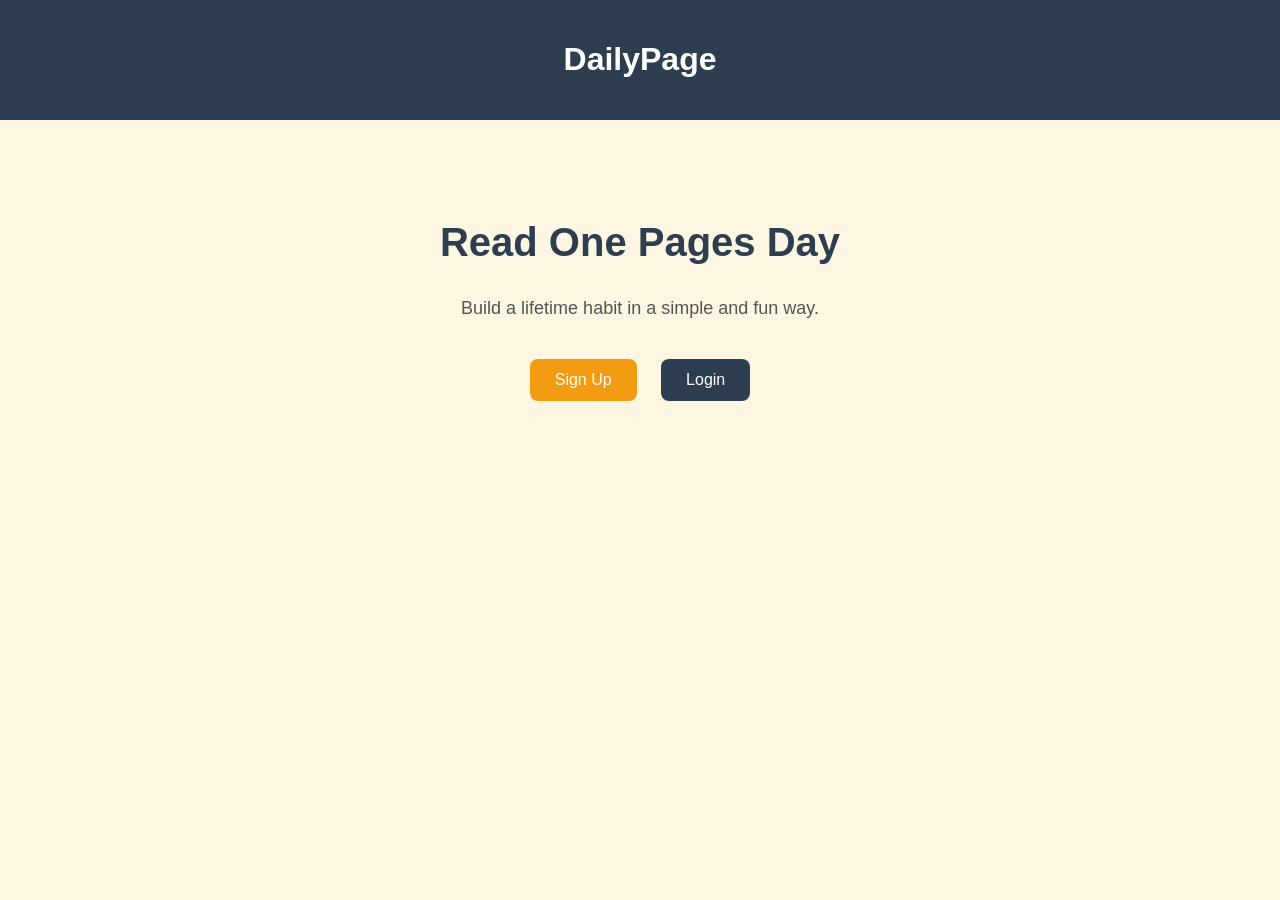
<file: index.html>
<!DOCTYPE html>
<html lang="en">
  <head>
    <meta charset="UTF-8">
    <meta name="viewport" content="width=device-width, initial-scale=1.0">
    <title>DailyPage - Build Your Reading Habit</title>
    <link rel="stylesheet" href="style.css">
  </head>
  <body>
    <header>
      <h1>DailyPage</h1>
    </header>
    <section class="hero">
      <h2>Read One Pages Day</h2>
      <p>Build a lifetime habit in a simple and fun way.</p>
      <div class="buttons">
        <button class="signup">Sign Up</button>
        <button class="login">Login</button>
      </div>
    </section>
    <script src="script.js"></script>
  </body>
</html>
</file>
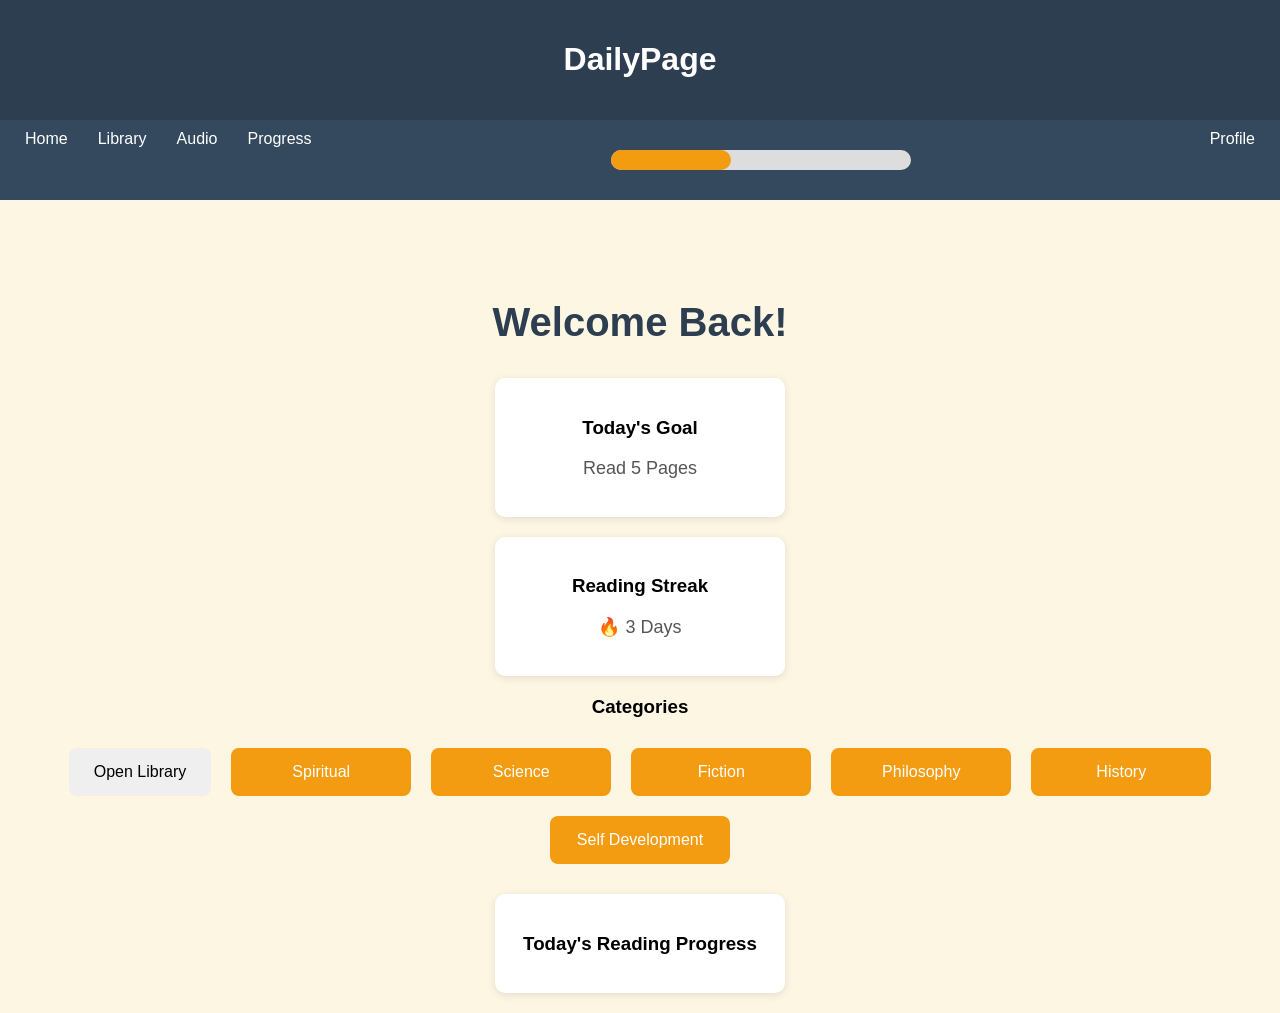
<file: dashboard.html>
<!DOCTYPE html>
<html>
<head>
<title>Dashboard - DailyPage</title>
<link rel="stylesheet" href="style.css">
</head>

<body>

<header>
<h1>DailyPage</h1>
</header>
<nav class="navbar">
<a href="dashboard.html">Home</a>
<a href="library.html">Library</a>
<a href="#">Audio</a>
<a href="#">Progress</a>
<div class="progress-bar">
<div id="progressFill"></div>
</div>
<a href="#">Profile</a>
</nav>

<section class="hero">

<h2>Welcome Back!</h2>

<div class="goal-box">
<h3>Today's Goal</h3>
<p>Read 5 Pages</p>
</div>

<div class="streak-box">
<h3>Reading Streak</h3>
<p>🔥 3 Days</p>
</div>

<h3>Categories</h3>

<div class="categories">
<button onclick="location.href='library.html'">Open Library</button>
<div class="category">Spiritual</div>
<div class="category">Science</div>
<div class="category">Fiction</div>
<div class="category">Philosophy</div>
<div class="category">History</div>
<div class="category">Self Development</div>

</div>
<div class="goal-box">
<h3>Today's Reading Progress</h3>
<p id="dashboardProgress"></p>
</div>
</section>
<p id="streakDisplay"></p>
</body>
</html>
</file>
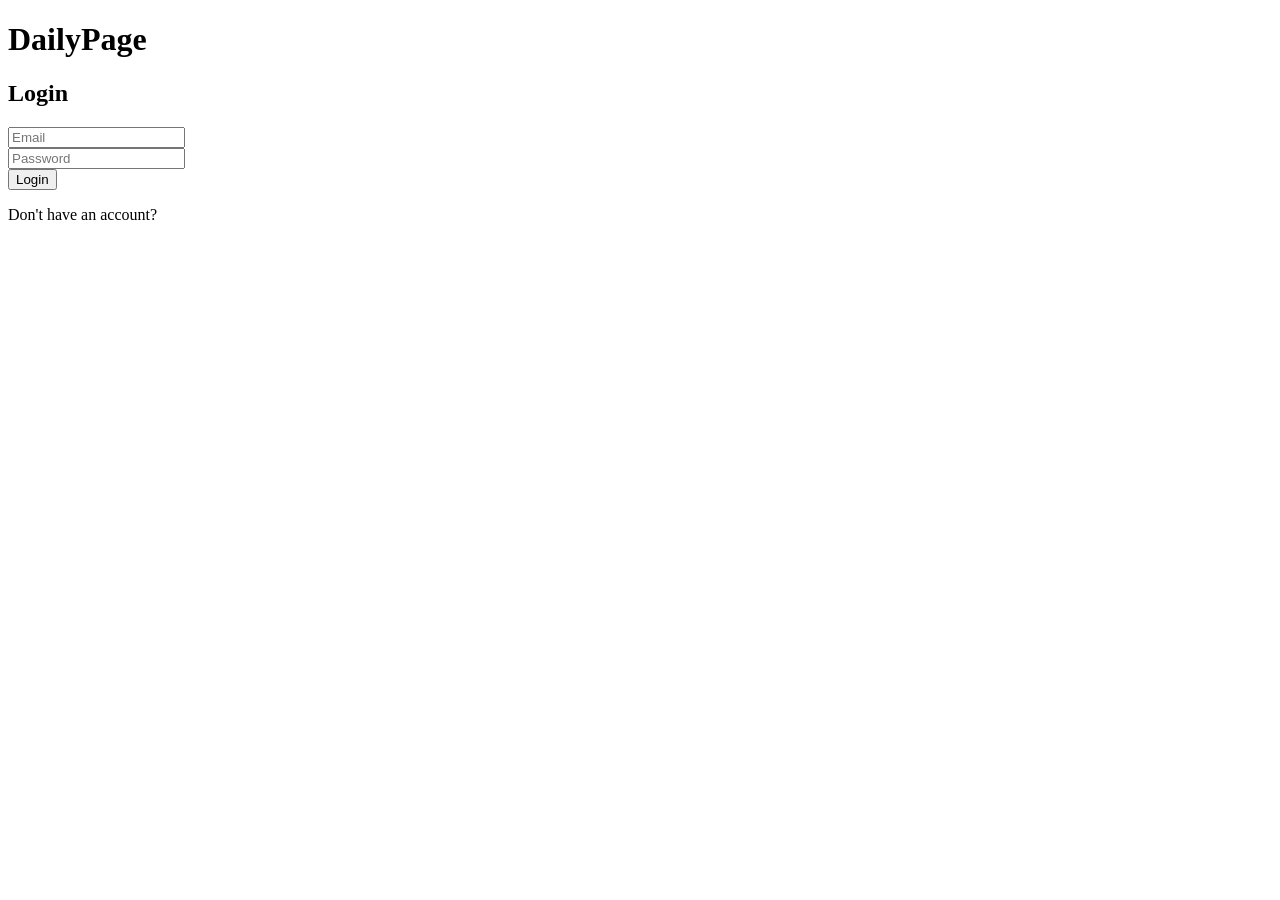
<file: login.html>
<!DOCTYPE html>
<html>
  <head>
    <title>Login - DailyPage</title>
    <link rel="stylesheet" herf="style.css">
  </head>
  <body>
    <header>
      <h1>DailyPage</h1>
    </header>
    <section class="hero">
      <h2>Login</h2>
      <input type="email" placeholder="Email"><br>
      <input type="password" placeholder="Password"><br>
      <button class="login" onclick="location.href='dashboard.html'">Login</button>
      <p>Don't have an account? <a href="signup.html>Sign U </a></p>
    </section>
  </body>
</html>
</file>
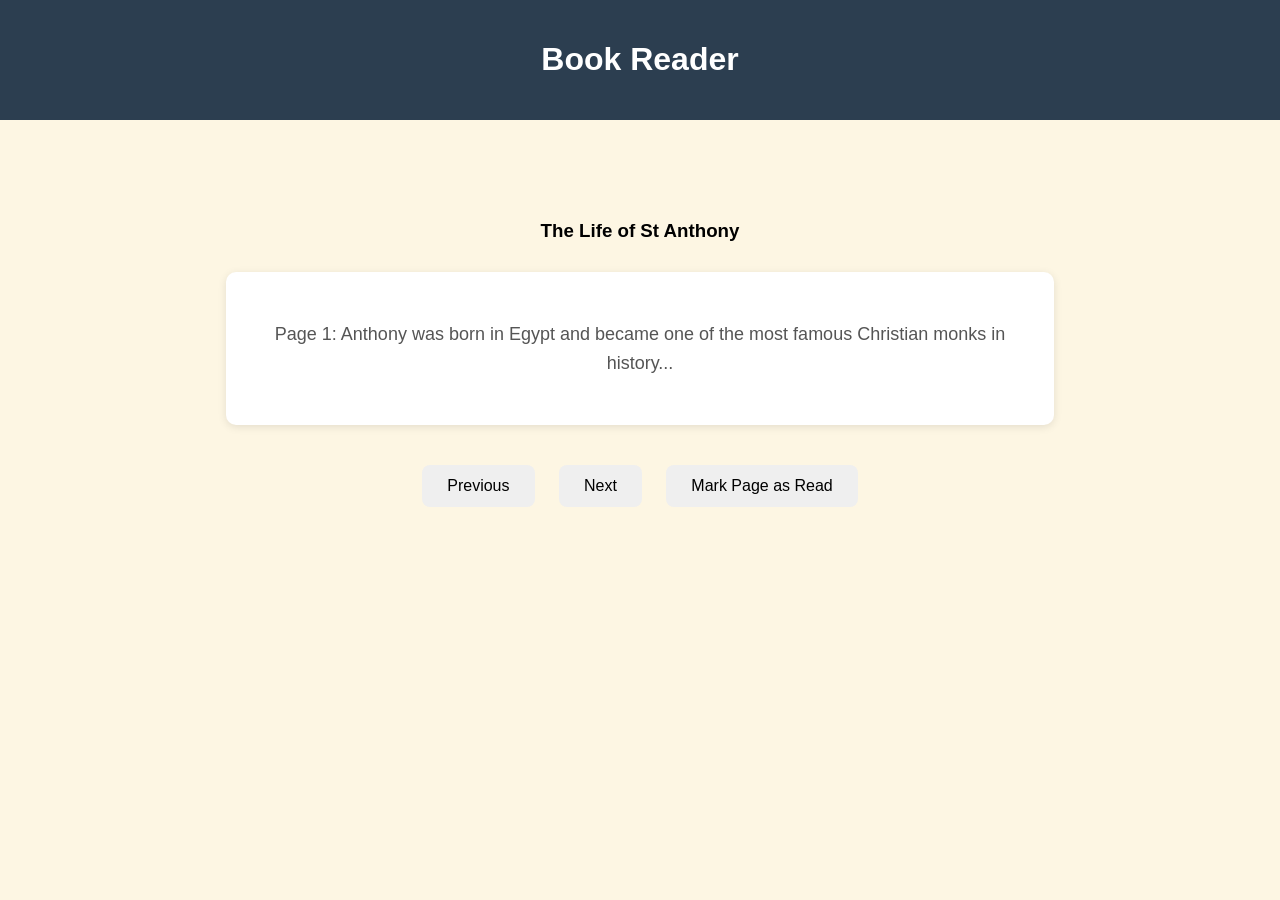
<file: reader.html>
<!DOCTYPE html>
<html>
<head>
<title>Reader - DailyPage</title>
<link rel="stylesheet" href="style.css">
</head>

<body>

<header>
<h1>Book Reader</h1>
</header>

<section class="hero">

<h3>The Life of St Anthony</h3>
<p id="progress"></p>

<div class="page">

<p id="bookText">

Page 1:  
Anthony was born in Egypt and became one of the most famous Christian monks in history...

</p>

</div>

<div class="buttons">

<button onclick="prevPage()">Previous</button>

<button onclick="nextPage()">Next</button>

<button onclick="markRead()">Mark Page as Read</button>
</div>

</section>

<script src="script.js"></script>

</body>
</html>
</file>
<file: style.css>
body{
    margin:0;
    font-family: Arial, sans-serif;
    background:#FDF6E3;
    text-align:center;
}

header{
    background:#2C3E50;
    color:white;
    padding:20px;
}

.hero{
    margin-top:100px;
}

.hero h2{
    font-size:40px;
    color:#2C3E50;
}

.hero p{
    font-size:18px;
    color:#555;
}

.buttons{
    margin-top:30px;
}

button{
    padding:12px 25px;
    margin:10px;
    border:none;
    border-radius:8px;
    font-size:16px;
    cursor:pointer;
}

.signup{
    background:#F39C12;
    color:white;
}

.login{
    background:#2C3E50;
    color:white;
}
input{
    padding:12px;
    width:250px;
    border-radius:6px;
    border:1px solid #ccc;
    font-size:16px;
}
.goal-box, .streak-box{
background:white;
padding:20px;
margin:20px auto;
width:250px;
border-radius:10px;
box-shadow:0px 2px 8px rgba(0,0,0,0.1);
}

.categories{
display:flex;
flex-wrap:wrap;
justify-content:center;
margin-top:20px;
}

.category{
background:#F39C12;
color:white;
padding:15px;
margin:10px;
border-radius:8px;
cursor:pointer;
width:150px;
}
.books{
display:flex;
flex-wrap:wrap;
justify-content:center;
margin-top:30px;
}

.book{
background:white;
padding:15px;
margin:15px;
width:180px;
border-radius:12px;
box-shadow:0px 3px 10px rgba(0,0,0,0.1);
text-align:center;
cursor:pointer;
}

.book img{
width:100%;
border-radius:8px;
}
.page{
background:white;
padding:30px;
margin:30px auto;
width:60%;
border-radius:10px;
box-shadow:0px 2px 8px rgba(0,0,0,0.1);
font-size:18px;
line-height:1.6;
}
.navbar{
display:flex;
justify-content:center;
background:#34495E;
padding:10px;
}

.navbar a{
color:white;
text-decoration:none;
margin:0 15px;
font-size:16px;
}

.navbar a:hover{
text-decoration:underline;
}
.progress-bar{
width:300px;
height:20px;
background:#ddd;
margin:20px auto;
border-radius:10px;
}

#progressFill{
height:100%;
width:40%;
background:#F39C12;
border-radius:10px;
}
</file>
